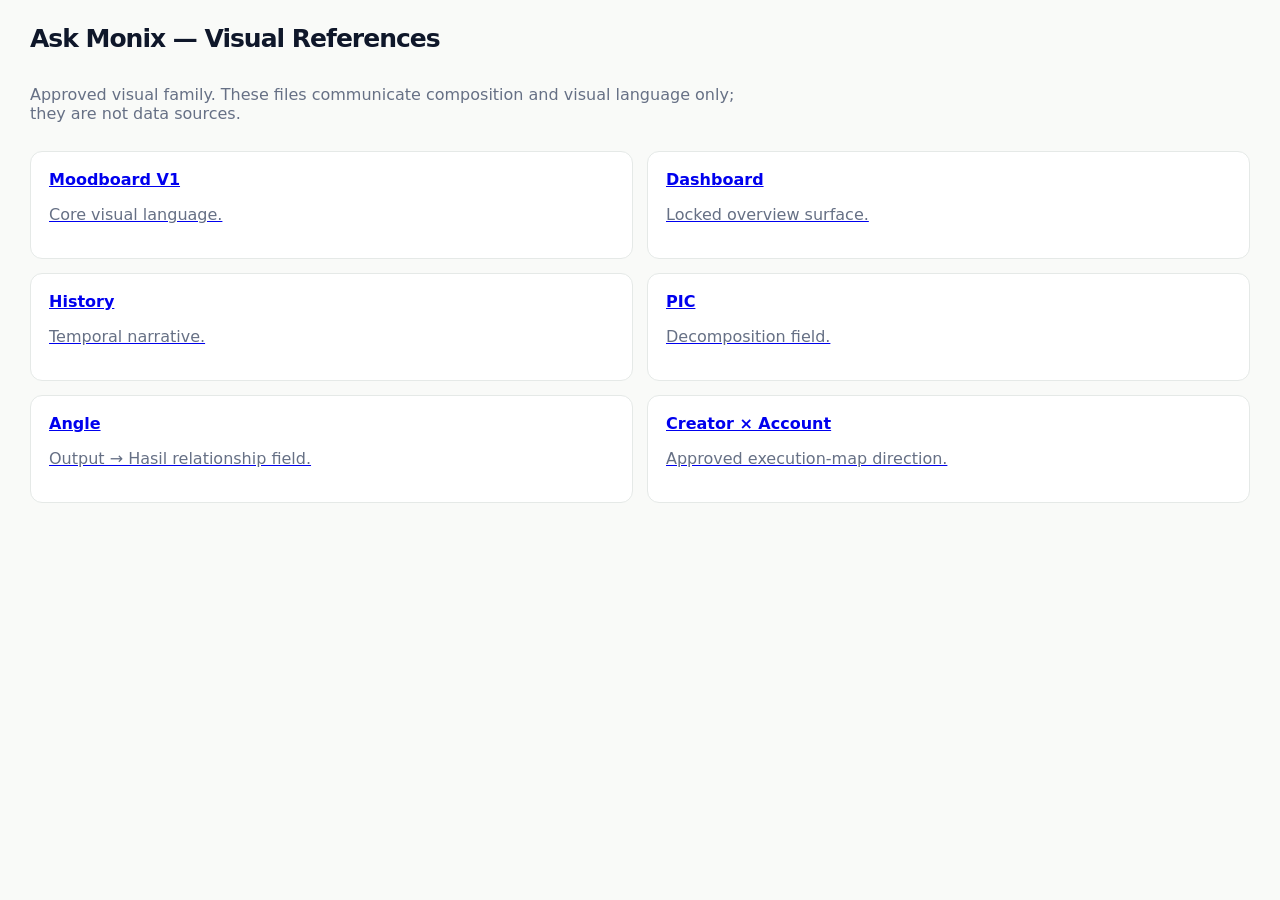
<file: references/index.html>
<!doctype html><html><head><meta charset="utf-8"><meta name="viewport" content="width=device-width,initial-scale=1"><title>Ask Monix Visual References</title><link rel="stylesheet" href="reference.css"></head><body><main class="main"><div class="logo">Ask Monix — Visual References</div><p style="color:var(--muted);max-width:720px">Approved visual family. These files communicate composition and visual language only; they are not data sources.</p><div style="display:grid;grid-template-columns:repeat(2,minmax(0,1fr));gap:14px;margin-top:28px">
<a class="panel" href="moodboard_v1.html"><strong>Moodboard V1</strong><p style="color:var(--muted)">Core visual language.</p></a>
<a class="panel" href="dashboard_direction.html"><strong>Dashboard</strong><p style="color:var(--muted)">Locked overview surface.</p></a>
<a class="panel" href="history_direction.html"><strong>History</strong><p style="color:var(--muted)">Temporal narrative.</p></a>
<a class="panel" href="pic_direction.html"><strong>PIC</strong><p style="color:var(--muted)">Decomposition field.</p></a>
<a class="panel" href="angle_direction.html"><strong>Angle</strong><p style="color:var(--muted)">Output → Hasil relationship field.</p></a>
<a class="panel" href="creator_account_approved.html"><strong>Creator × Account</strong><p style="color:var(--muted)">Approved execution-map direction.</p></a>
</div></main></body></html>
</file>
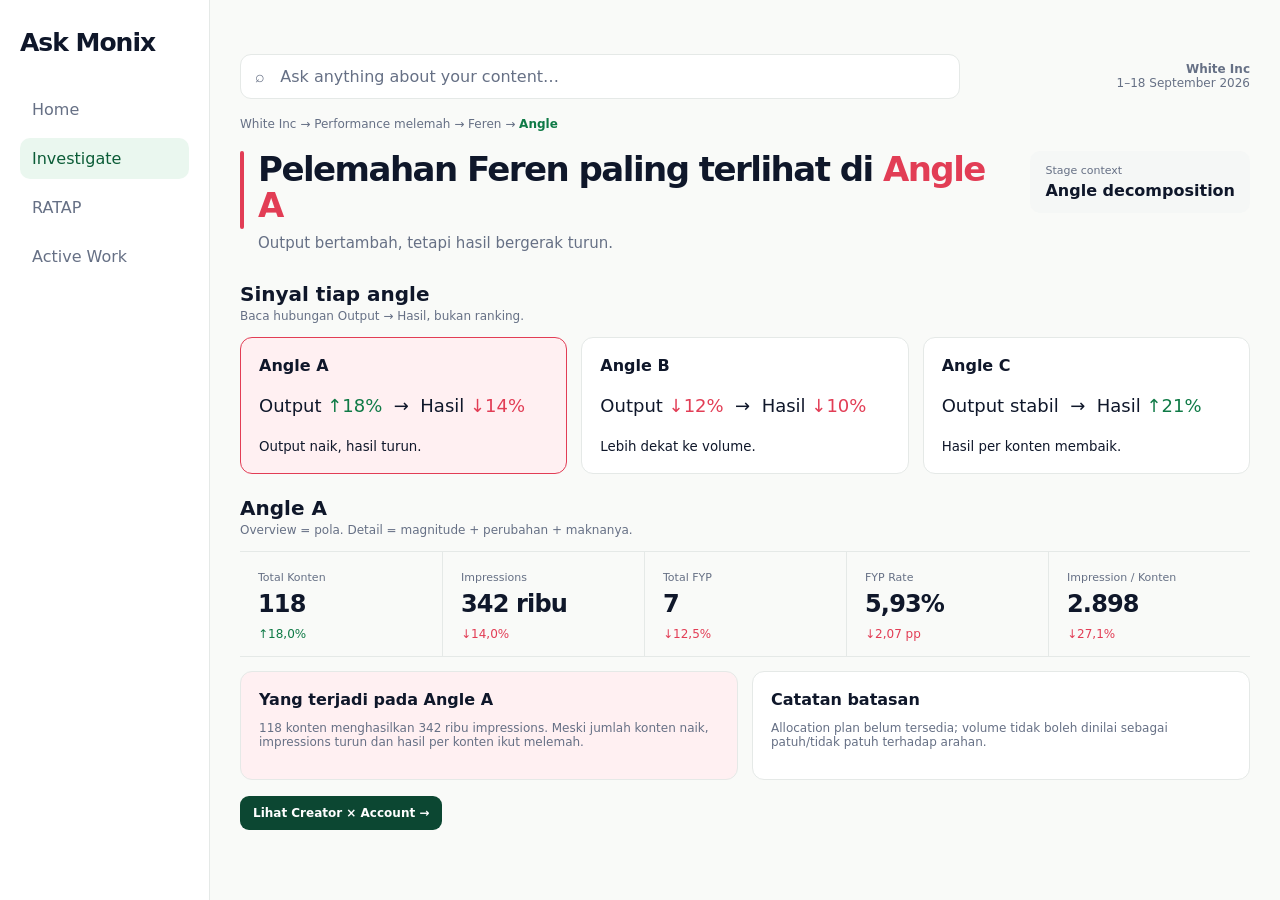
<file: references/angle_direction.html>
<!doctype html><html lang="id"><head><meta charset="utf-8"><meta name="viewport" content="width=device-width,initial-scale=1"><title>Ask Monix — Angle Direction</title><link rel="stylesheet" href="reference.css"></head><body>
<div class="shell"><aside class="side"><div class="logo">Ask Monix</div><div class="nav"><div>Home</div><div class="active">Investigate</div><div>RATAP</div><div>Active Work</div></div></aside><main class="main">
<div class="top"><div class="search">⌕ &nbsp; Ask anything about your content…</div><div class="scope"><strong>White Inc</strong><br>1–18 September 2026</div></div><div class="trail">White Inc → Performance melemah → Feren → <strong>Angle</strong></div>
<section class="hero"><div class="rail"></div><div><h1>Pelemahan Feren paling terlihat di <span class="red">Angle A</span></h1><p>Output bertambah, tetapi hasil bergerak turun.</p></div><div class="context">Stage context<strong>Angle decomposition</strong></div></section>
<div class="section-title">Sinyal tiap angle</div><div class="section-note">Baca hubungan Output → Hasil, bukan ranking.</div>
<div style="display:grid;grid-template-columns:repeat(3,1fr);gap:14px">
<div class="panel focus"><strong>Angle A</strong><div style="font-size:18px;margin:20px 0">Output <span class="pos">↑18%</span> &nbsp;→&nbsp; Hasil <span class="neg">↓14%</span></div><small>Output naik, hasil turun.</small></div>
<div class="panel"><strong>Angle B</strong><div style="font-size:18px;margin:20px 0">Output <span class="neg">↓12%</span> &nbsp;→&nbsp; Hasil <span class="neg">↓10%</span></div><small>Lebih dekat ke volume.</small></div>
<div class="panel"><strong>Angle C</strong><div style="font-size:18px;margin:20px 0">Output stabil &nbsp;→&nbsp; Hasil <span class="pos">↑21%</span></div><small>Hasil per konten membaik.</small></div>
</div>
<section style="margin-top:22px"><div class="section-title">Angle A</div><div class="section-note">Overview = pola. Detail = magnitude + perubahan + maknanya.</div>
<div class="metric-line" style="grid-template-columns:repeat(5,1fr)"><div class="metric"><span>Total Konten</span><strong>118</strong><span class="delta pos">↑18,0%</span></div><div class="metric"><span>Impressions</span><strong>342 ribu</strong><span class="delta neg">↓14,0%</span></div><div class="metric"><span>Total FYP</span><strong>7</strong><span class="delta neg">↓12,5%</span></div><div class="metric"><span>FYP Rate</span><strong>5,93%</strong><span class="delta neg">↓2,07 pp</span></div><div class="metric"><span>Impression / Konten</span><strong>2.898</strong><span class="delta neg">↓27,1%</span></div></div>
<div style="display:grid;grid-template-columns:1fr 1fr;gap:14px;margin-top:14px"><div class="panel" style="background:var(--red-soft)"><strong>Yang terjadi pada Angle A</strong><p style="color:var(--muted);font-size:12px">118 konten menghasilkan 342 ribu impressions. Meski jumlah konten naik, impressions turun dan hasil per konten ikut melemah.</p></div><div class="panel"><strong>Catatan batasan</strong><p style="color:var(--muted);font-size:12px">Allocation plan belum tersedia; volume tidak boleh dinilai sebagai patuh/tidak patuh terhadap arahan.</p></div></div>
<div style="margin-top:16px"><span class="action">Lihat Creator × Account →</span></div>
</section></main></div></body></html>
</file>
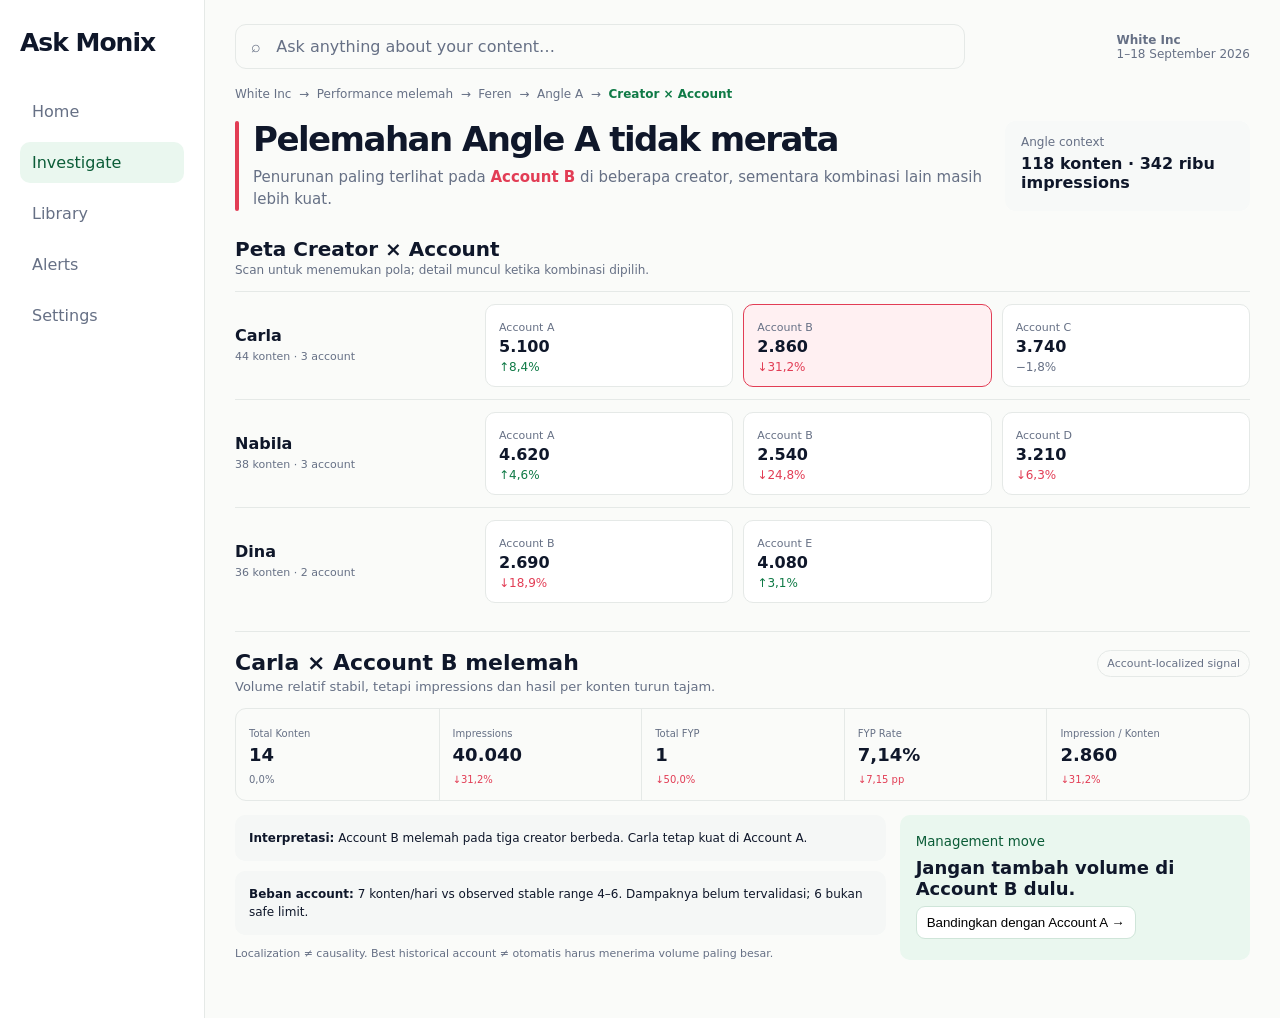
<file: references/creator_account_approved.html>
<!doctype html>
<html lang="id">
<head>
<meta charset="utf-8"><meta name="viewport" content="width=device-width,initial-scale=1">
<title>Ask Monix — Approved Creator × Account Direction</title>
<style>
:root{--bg:#fafbf9;--surface:#fff;--ink:#0f172a;--muted:#667085;--line:#e5e9e7;--green:#0f7a46;--green-soft:#eaf7ef;--red:#e23d55;--red-soft:#fff0f2;--neutral:#8a94a3}
*{box-sizing:border-box}body{margin:0;font-family:Inter,ui-sans-serif,system-ui,sans-serif;background:var(--bg);color:var(--ink)}
.shell{display:grid;grid-template-columns:205px 1fr;min-height:100vh}.side{padding:28px 20px;border-right:1px solid var(--line);background:#fff}.logo{font-size:25px;font-weight:800;letter-spacing:-.04em;margin-bottom:34px}.nav{display:grid;gap:10px}.nav div{padding:11px 12px;border-radius:10px;color:var(--muted)}.nav .active{background:var(--green-soft);color:#0b5c37}.main{padding:24px 30px 40px}.top{display:flex;justify-content:space-between;gap:18px;align-items:center;margin-bottom:18px}.search{flex:1;border:1px solid var(--line);border-radius:11px;padding:12px 15px;color:var(--muted);max-width:730px}.scope{font-size:12px;color:var(--muted)}.trail{font-size:12px;color:var(--muted);margin-bottom:20px}.trail strong{color:var(--green)}.hero{display:grid;grid-template-columns:4px minmax(0,1fr) 245px;gap:14px;margin-bottom:26px}.rail{background:var(--red);border-radius:99px}.hero h1{font-size:34px;line-height:1.08;letter-spacing:-.045em;margin:0 0 8px}.hero p{margin:0;color:var(--muted);font-size:15px;line-height:1.5}.red{color:var(--red)}.context{padding:14px 16px;border-radius:11px;background:#f7f9f8;font-size:12px;color:var(--muted)}.context strong{display:block;color:var(--ink);font-size:16px;margin-top:5px}.map-title{font-size:20px;font-weight:800;margin-bottom:2px}.map-note{font-size:12px;color:var(--muted);margin-bottom:14px}.rows{display:grid}.row{display:grid;grid-template-columns:240px repeat(3,1fr);gap:10px;padding:12px 0;border-top:1px solid var(--line);align-items:center}.who strong{display:block;font-size:16px}.who span{font-size:11px;color:var(--muted)}.cell{padding:11px 13px;border:1px solid var(--line);border-radius:10px;background:#fff}.cell.selected{border-color:var(--red);background:var(--red-soft)}.cell span{font-size:11px;color:var(--muted)}.cell strong{display:block;font-size:16px;margin-top:2px}.delta{font-size:12px!important}.pos{color:var(--green)!important}.neg{color:var(--red)!important}.detail{margin-top:16px;padding:18px 0;border-top:1px solid var(--line)}.detail-head{display:flex;justify-content:space-between;gap:16px;align-items:start}.detail-head h2{margin:0 0 4px;font-size:22px}.detail-head p{margin:0;color:var(--muted);font-size:13px}.signal{border:1px solid var(--line);border-radius:999px;padding:6px 9px;color:var(--muted);font-size:11px}.metrics{display:grid;grid-template-columns:repeat(5,1fr);gap:0;margin-top:14px;border:1px solid var(--line);border-radius:11px;overflow:hidden}.metric{padding:13px}.metric+.metric{border-left:1px solid var(--line)}.metric span{font-size:10px;color:var(--muted)}.metric strong{display:block;font-size:18px;margin:3px 0}.below{display:grid;grid-template-columns:1.3fr .7fr;gap:14px;margin-top:14px}.info{padding:14px;border-radius:10px;background:#f5f7f6;font-size:12px;line-height:1.5}.move{padding:16px;border-radius:10px;background:var(--green-soft)}.move small{color:#0b5c37}.move strong{display:block;font-size:18px;margin:7px 0}.move button{border:1px solid #cfe5d9;border-radius:9px;background:#fff;padding:8px 10px}.boundary{font-size:11px;color:var(--muted);margin-top:12px}
@media(max-width:900px){.shell{grid-template-columns:1fr}.side{display:none}.main{padding:16px}.hero{grid-template-columns:4px 1fr}.context{grid-column:2}.row{grid-template-columns:1fr}.metrics{grid-template-columns:repeat(2,1fr)}.metric+.metric{border-left:0}.below{grid-template-columns:1fr}}
</style>
</head>
<body>
<div class="shell">
<aside class="side"><div class="logo">Ask Monix</div><div class="nav"><div>Home</div><div class="active">Investigate</div><div>Library</div><div>Alerts</div><div>Settings</div></div></aside>
<main class="main">
<div class="top"><div class="search">⌕ &nbsp; Ask anything about your content…</div><div class="scope"><strong>White Inc</strong><br>1–18 September 2026</div></div>
<div class="trail">White Inc &nbsp;→&nbsp; Performance melemah &nbsp;→&nbsp; Feren &nbsp;→&nbsp; Angle A &nbsp;→&nbsp; <strong>Creator × Account</strong></div>
<section class="hero"><div class="rail"></div><div><h1>Pelemahan Angle A tidak merata</h1><p>Penurunan paling terlihat pada <strong class="red">Account B</strong> di beberapa creator, sementara kombinasi lain masih lebih kuat.</p></div><div class="context">Angle context<strong>118 konten · 342 ribu impressions</strong></div></section>
<div class="map-title">Peta Creator × Account</div><div class="map-note">Scan untuk menemukan pola; detail muncul ketika kombinasi dipilih.</div>
<div class="rows">
<div class="row"><div class="who"><strong>Carla</strong><span>44 konten · 3 account</span></div><div class="cell"><span>Account A</span><strong>5.100</strong><span class="delta pos">↑8,4%</span></div><div class="cell selected"><span>Account B</span><strong>2.860</strong><span class="delta neg">↓31,2%</span></div><div class="cell"><span>Account C</span><strong>3.740</strong><span class="delta">−1,8%</span></div></div>
<div class="row"><div class="who"><strong>Nabila</strong><span>38 konten · 3 account</span></div><div class="cell"><span>Account A</span><strong>4.620</strong><span class="delta pos">↑4,6%</span></div><div class="cell"><span>Account B</span><strong>2.540</strong><span class="delta neg">↓24,8%</span></div><div class="cell"><span>Account D</span><strong>3.210</strong><span class="delta neg">↓6,3%</span></div></div>
<div class="row"><div class="who"><strong>Dina</strong><span>36 konten · 2 account</span></div><div class="cell"><span>Account B</span><strong>2.690</strong><span class="delta neg">↓18,9%</span></div><div class="cell"><span>Account E</span><strong>4.080</strong><span class="delta pos">↑3,1%</span></div><div></div></div>
</div>
<section class="detail"><div class="detail-head"><div><h2>Carla × Account B melemah</h2><p>Volume relatif stabil, tetapi impressions dan hasil per konten turun tajam.</p></div><div class="signal">Account-localized signal</div></div>
<div class="metrics"><div class="metric"><span>Total Konten</span><strong>14</strong><span>0,0%</span></div><div class="metric"><span>Impressions</span><strong>40.040</strong><span class="neg">↓31,2%</span></div><div class="metric"><span>Total FYP</span><strong>1</strong><span class="neg">↓50,0%</span></div><div class="metric"><span>FYP Rate</span><strong>7,14%</strong><span class="neg">↓7,15 pp</span></div><div class="metric"><span>Impression / Konten</span><strong>2.860</strong><span class="neg">↓31,2%</span></div></div>
<div class="below"><div><div class="info"><strong>Interpretasi:</strong> Account B melemah pada tiga creator berbeda. Carla tetap kuat di Account A.</div><div class="info" style="margin-top:10px"><strong>Beban account:</strong> 7 konten/hari vs observed stable range 4–6. Dampaknya belum tervalidasi; 6 bukan safe limit.</div><div class="boundary">Localization ≠ causality. Best historical account ≠ otomatis harus menerima volume paling besar.</div></div><div class="move"><small>Management move</small><strong>Jangan tambah volume di Account B dulu.</strong><button>Bandingkan dengan Account A →</button></div></div>
</section>
</main></div>
</body></html>
</file>
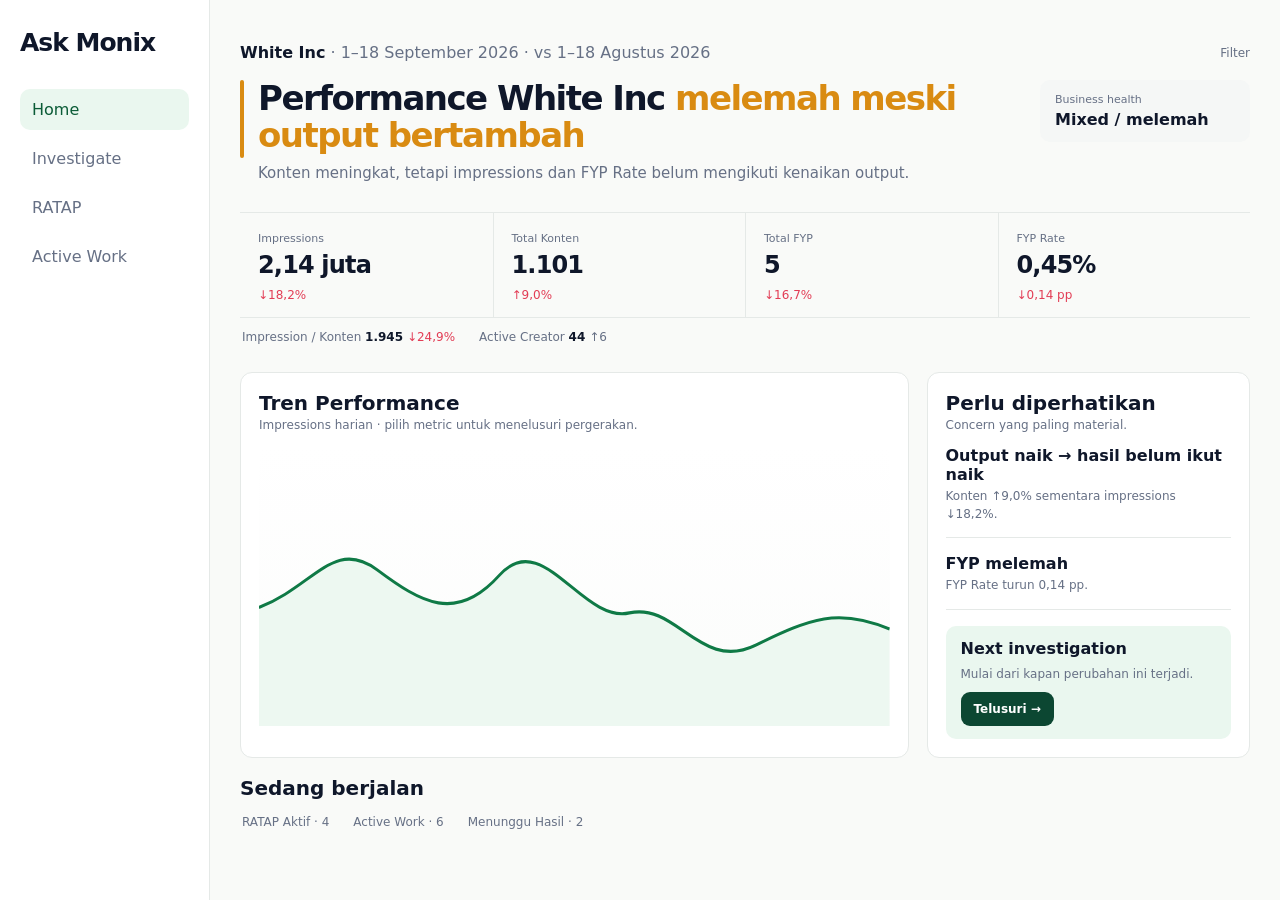
<file: references/dashboard_direction.html>
<!doctype html><html lang="id"><head><meta charset="utf-8"><meta name="viewport" content="width=device-width,initial-scale=1"><title>Ask Monix — Dashboard Direction</title><link rel="stylesheet" href="reference.css"></head><body>
<div class="shell"><aside class="side"><div class="logo">Ask Monix</div><div class="nav"><div class="active">Home</div><div>Investigate</div><div>RATAP</div><div>Active Work</div></div></aside><main class="main">
<div class="top"><div><strong>White Inc</strong> <span style="color:var(--muted)">· 1–18 September 2026 · vs 1–18 Agustus 2026</span></div><div class="scope">Filter</div></div>
<section class="hero"><div class="rail amber"></div><div><h1>Performance White Inc <span class="amber">melemah meski output bertambah</span></h1><p>Konten meningkat, tetapi impressions dan FYP Rate belum mengikuti kenaikan output.</p></div><div class="context">Business health<strong>Mixed / melemah</strong></div></section>
<div class="metric-line"><div class="metric"><span>Impressions</span><strong>2,14 juta</strong><span class="delta neg">↓18,2%</span></div><div class="metric"><span>Total Konten</span><strong>1.101</strong><span class="delta neg">↑9,0%</span></div><div class="metric"><span>Total FYP</span><strong>5</strong><span class="delta neg">↓16,7%</span></div><div class="metric"><span>FYP Rate</span><strong>0,45%</strong><span class="delta neg">↓0,14 pp</span></div></div>
<div class="support"><span>Impression / Konten <strong style="color:var(--ink)">1.945</strong> <span class="neg">↓24,9%</span></span><span>Active Creator <strong style="color:var(--ink)">44</strong> <span>↑6</span></span></div>
<div style="display:grid;grid-template-columns:1.55fr .75fr;gap:18px;margin-top:16px"><section class="panel"><div class="section-title">Tren Performance</div><div class="section-note">Impressions harian · pilih metric untuk menelusuri pergerakan.</div><div class="chart"><svg viewBox="0 0 800 260" preserveAspectRatio="none"><path class="chart-fill" d="M0,150 C70,130 95,85 150,115 S250,165 305,120 S410,165 470,155 S560,210 630,185 S735,150 800,170 L800,260 L0,260 Z"></path><path class="chart-line" d="M0,150 C70,130 95,85 150,115 S250,165 305,120 S410,165 470,155 S560,210 630,185 S735,150 800,170"></path></svg></div></section>
<section class="panel"><div class="section-title">Perlu diperhatikan</div><div class="section-note">Concern yang paling material.</div><div class="attention"><div class="attention-item"><strong>Output naik → hasil belum ikut naik</strong><p>Konten ↑9,0% sementara impressions ↓18,2%.</p></div><div class="attention-item"><strong>FYP melemah</strong><p>FYP Rate turun 0,14 pp.</p></div><div class="soft-action"><strong style="display:block;margin-bottom:5px">Next investigation</strong><span style="font-size:12px;color:var(--muted)">Mulai dari kapan perubahan ini terjadi.</span><div style="margin-top:10px"><span class="action">Telusuri →</span></div></div></div></section></div>
<div style="margin-top:18px"><div class="section-title">Sedang berjalan</div><div class="support"><span>RATAP Aktif · 4</span><span>Active Work · 6</span><span>Menunggu Hasil · 2</span></div></div>
</main></div></body></html>
</file>
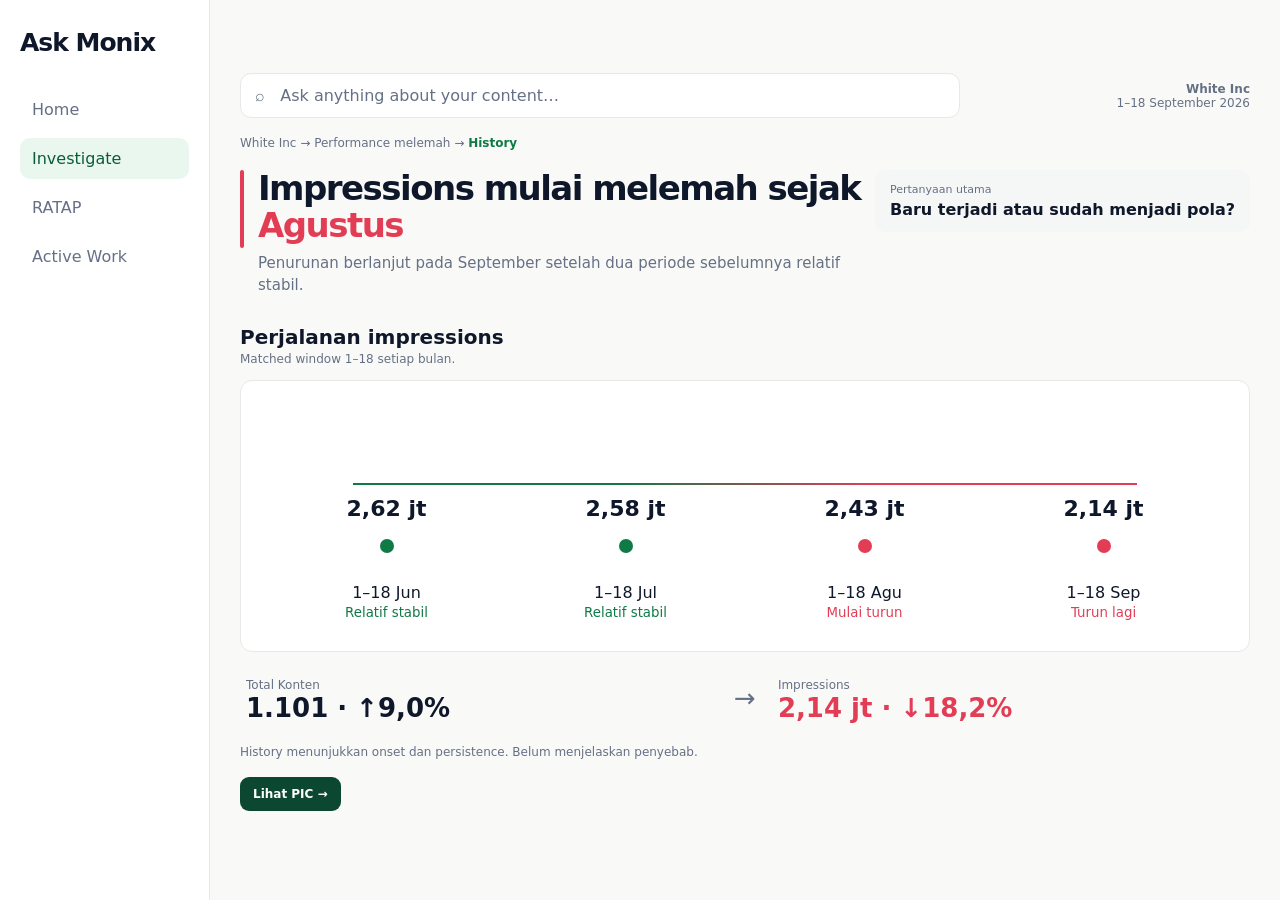
<file: references/history_direction.html>
<!doctype html><html lang="id"><head><meta charset="utf-8"><meta name="viewport" content="width=device-width,initial-scale=1"><title>Ask Monix — History Direction</title><link rel="stylesheet" href="reference.css"></head><body>
<div class="shell"><aside class="side"><div class="logo">Ask Monix</div><div class="nav"><div>Home</div><div class="active">Investigate</div><div>RATAP</div><div>Active Work</div></div></aside><main class="main">
<div class="top"><div class="search">⌕ &nbsp; Ask anything about your content…</div><div class="scope"><strong>White Inc</strong><br>1–18 September 2026</div></div><div class="trail">White Inc → Performance melemah → <strong>History</strong></div>
<section class="hero"><div class="rail"></div><div><h1>Impressions mulai melemah sejak <span class="red">Agustus</span></h1><p>Penurunan berlanjut pada September setelah dua periode sebelumnya relatif stabil.</p></div><div class="context">Pertanyaan utama<strong>Baru terjadi atau sudah menjadi pola?</strong></div></section>
<section><div class="section-title">Perjalanan impressions</div><div class="section-note">Matched window 1–18 setiap bulan.</div>
<div class="panel" style="padding:30px 26px"><div style="display:grid;grid-template-columns:repeat(4,1fr);align-items:end;gap:0;min-height:210px;position:relative">
<div style="position:absolute;left:9%;right:9%;top:72px;height:2px;background:linear-gradient(90deg,var(--green),var(--green),var(--red),var(--red))"></div>
<div style="text-align:center;position:relative"><strong style="font-size:22px">2,62 jt</strong><div style="width:14px;height:14px;background:var(--green);border-radius:50%;margin:18px auto 30px"></div><div>1–18 Jun</div><small class="green">Relatif stabil</small></div>
<div style="text-align:center;position:relative"><strong style="font-size:22px">2,58 jt</strong><div style="width:14px;height:14px;background:var(--green);border-radius:50%;margin:18px auto 30px"></div><div>1–18 Jul</div><small class="green">Relatif stabil</small></div>
<div style="text-align:center;position:relative"><strong style="font-size:22px">2,43 jt</strong><div style="width:14px;height:14px;background:var(--red);border-radius:50%;margin:18px auto 30px"></div><div>1–18 Agu</div><small class="red">Mulai turun</small></div>
<div style="text-align:center;position:relative"><strong style="font-size:22px">2,14 jt</strong><div style="width:14px;height:14px;background:var(--red);border-radius:50%;margin:18px auto 30px"></div><div>1–18 Sep</div><small class="red">Turun lagi</small></div>
</div></div></section>
<div style="display:grid;grid-template-columns:1fr auto 1fr;align-items:center;gap:22px;margin:22px 6px"><div><span style="color:var(--muted);font-size:12px">Total Konten</span><strong style="display:block;font-size:26px">1.101 · ↑9,0%</strong></div><div style="font-size:26px;color:var(--muted)">→</div><div><span style="color:var(--muted);font-size:12px">Impressions</span><strong class="red" style="display:block;font-size:26px">2,14 jt · ↓18,2%</strong></div></div>
<div style="font-size:12px;color:var(--muted)">History menunjukkan onset dan persistence. Belum menjelaskan penyebab.</div>
<div style="margin-top:18px"><span class="action">Lihat PIC →</span></div>
</main></div></body></html>
</file>
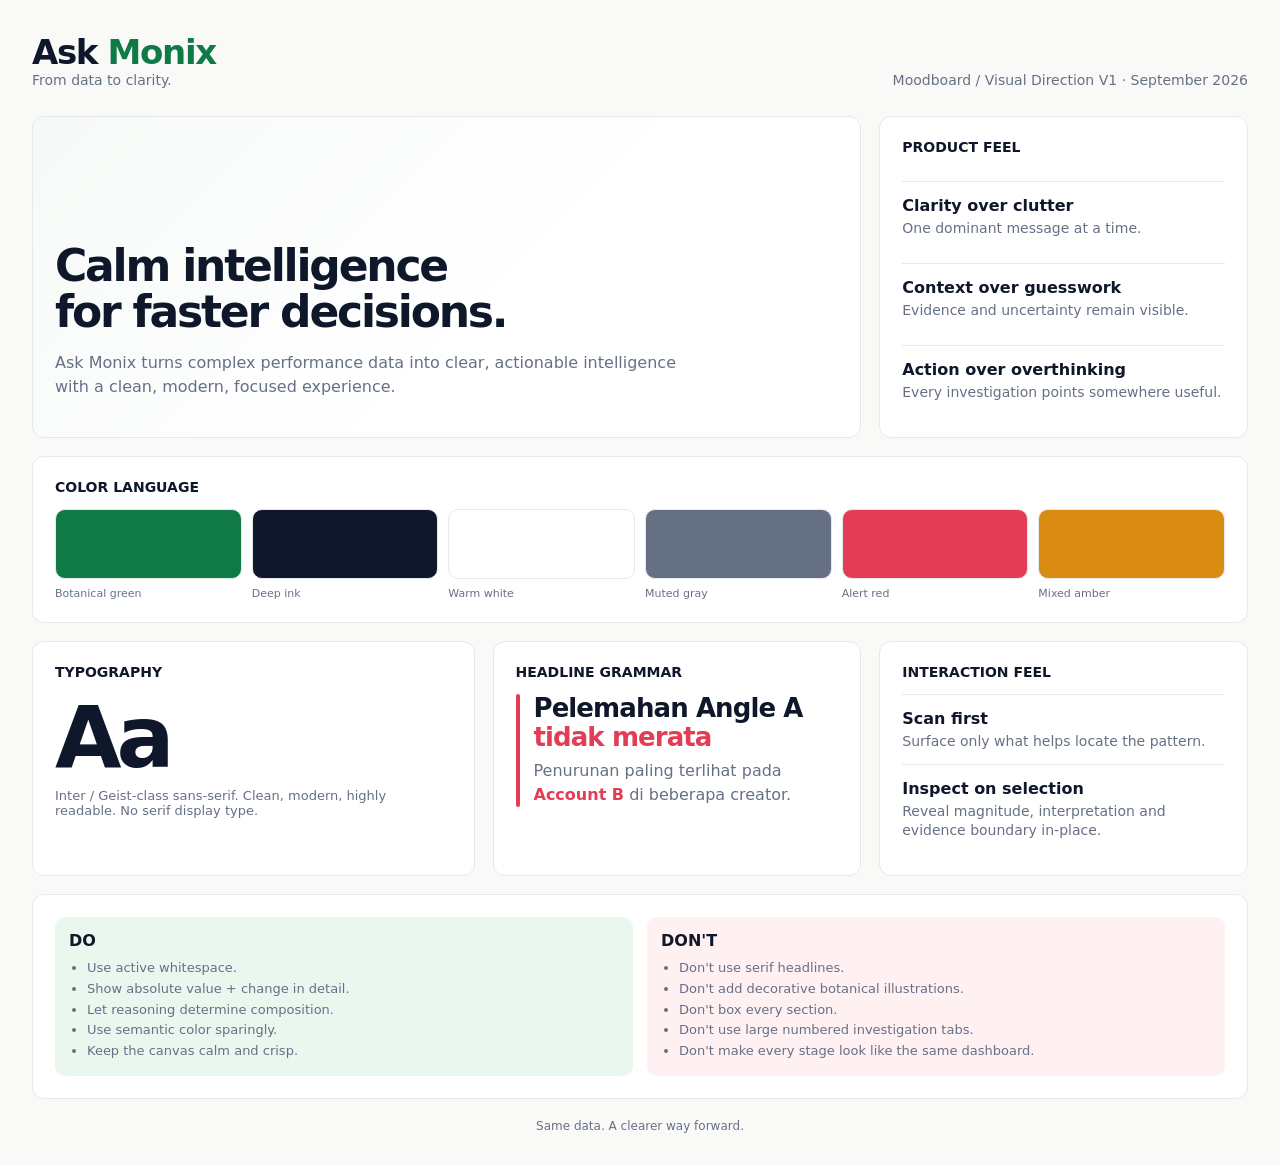
<file: references/moodboard_v1.html>
<!doctype html>
<html lang="id">
<head>
<meta charset="utf-8">
<meta name="viewport" content="width=device-width,initial-scale=1">
<title>Ask Monix — Moodboard V1</title>
<style>
:root{--bg:#f9faf8;--surface:#fff;--ink:#0f172a;--muted:#667085;--line:#e5e9e7;--green:#0f7a46;--green-soft:#eaf7ef;--red:#e23d55;--red-soft:#fff0f2;--amber:#d98b12;--amber-soft:#fff7e8}
*{box-sizing:border-box}body{margin:0;background:var(--bg);font-family:Inter,ui-sans-serif,system-ui,-apple-system,BlinkMacSystemFont,"Segoe UI",sans-serif;color:var(--ink)}
.board{max-width:1440px;margin:auto;padding:32px}.top{display:flex;justify-content:space-between;align-items:end;gap:24px;margin-bottom:28px}.brand{font-size:34px;font-weight:800;letter-spacing:-.04em}.brand span{color:var(--green)}.tag{color:var(--muted);font-size:14px}.grid{display:grid;grid-template-columns:1.2fr 1fr 1fr;gap:18px}.panel{background:var(--surface);border:1px solid var(--line);border-radius:12px;padding:22px}.panel h2{font-size:14px;margin:0 0 14px}.hero{grid-column:1/3;min-height:260px;display:flex;align-items:end;background:linear-gradient(135deg,#f6faf7 0%,#ffffff 60%)}.hero h1{font-size:44px;line-height:1.05;letter-spacing:-.05em;margin:0 0 10px}.hero p{font-size:16px;color:var(--muted);max-width:650px;line-height:1.5}.principles{display:grid;gap:12px}.principle{padding:14px 0;border-top:1px solid var(--line)}.principle:first-child{border-top:0}.principle strong{display:block;margin-bottom:3px}.swatches{display:grid;grid-template-columns:repeat(6,1fr);gap:10px}.swatch{height:70px;border-radius:10px;border:1px solid var(--line)}.s1{background:var(--green)}.s2{background:var(--ink)}.s3{background:var(--surface)}.s4{background:var(--muted)}.s5{background:var(--red)}.s6{background:var(--amber)}.labels{display:grid;grid-template-columns:repeat(6,1fr);gap:10px;margin-top:8px;font-size:11px;color:var(--muted)}.type{font-size:86px;font-weight:800;letter-spacing:-.06em;line-height:1}.type-note{font-size:13px;color:var(--muted);margin-top:8px}.headline{display:grid;grid-template-columns:4px 1fr;gap:14px}.rail{background:var(--red);border-radius:99px}.headline h3{font-size:26px;line-height:1.1;margin:0 0 8px;letter-spacing:-.035em}.headline p{margin:0;color:var(--muted);line-height:1.5}.red{color:var(--red)}.green{color:var(--green)}.rules{display:grid;grid-template-columns:1fr 1fr;gap:14px}.rule{padding:14px;border-radius:10px}.do{background:var(--green-soft)}.dont{background:var(--red-soft)}.rule strong{display:block;margin-bottom:8px}.rule ul{margin:0;padding-left:18px;color:var(--muted);line-height:1.6;font-size:13px}.footer{margin-top:20px;color:var(--muted);font-size:12px;text-align:center}
@media(max-width:900px){.grid{grid-template-columns:1fr}.hero{grid-column:auto}.swatches,.labels{grid-template-columns:repeat(3,1fr)}.rules{grid-template-columns:1fr}}
</style>
</head>
<body>
<div class="board">
  <div class="top">
    <div><div class="brand">Ask <span>Monix</span></div><div class="tag">From data to clarity.</div></div>
    <div class="tag">Moodboard / Visual Direction V1 · September 2026</div>
  </div>
  <div class="grid">
    <section class="panel hero">
      <div><h1>Calm intelligence<br>for faster decisions.</h1><p>Ask Monix turns complex performance data into clear, actionable intelligence with a clean, modern, focused experience.</p></div>
    </section>
    <section class="panel principles"><h2>PRODUCT FEEL</h2><div class="principle"><strong>Clarity over clutter</strong><span class="tag">One dominant message at a time.</span></div><div class="principle"><strong>Context over guesswork</strong><span class="tag">Evidence and uncertainty remain visible.</span></div><div class="principle"><strong>Action over overthinking</strong><span class="tag">Every investigation points somewhere useful.</span></div></section>
    <section class="panel" style="grid-column:1/4"><h2>COLOR LANGUAGE</h2><div class="swatches"><div class="swatch s1"></div><div class="swatch s2"></div><div class="swatch s3"></div><div class="swatch s4"></div><div class="swatch s5"></div><div class="swatch s6"></div></div><div class="labels"><span>Botanical green</span><span>Deep ink</span><span>Warm white</span><span>Muted gray</span><span>Alert red</span><span>Mixed amber</span></div></section>
    <section class="panel"><h2>TYPOGRAPHY</h2><div class="type">Aa</div><div class="type-note">Inter / Geist-class sans-serif. Clean, modern, highly readable. No serif display type.</div></section>
    <section class="panel"><h2>HEADLINE GRAMMAR</h2><div class="headline"><div class="rail"></div><div><h3>Pelemahan Angle A <span class="red">tidak merata</span></h3><p>Penurunan paling terlihat pada <strong class="red">Account B</strong> di beberapa creator.</p></div></div></section>
    <section class="panel"><h2>INTERACTION FEEL</h2><div class="principle"><strong>Scan first</strong><span class="tag">Surface only what helps locate the pattern.</span></div><div class="principle"><strong>Inspect on selection</strong><span class="tag">Reveal magnitude, interpretation and evidence boundary in-place.</span></div></section>
    <section class="panel" style="grid-column:1/4"><div class="rules"><div class="rule do"><strong>DO</strong><ul><li>Use active whitespace.</li><li>Show absolute value + change in detail.</li><li>Let reasoning determine composition.</li><li>Use semantic color sparingly.</li><li>Keep the canvas calm and crisp.</li></ul></div><div class="rule dont"><strong>DON'T</strong><ul><li>Don't use serif headlines.</li><li>Don't add decorative botanical illustrations.</li><li>Don't box every section.</li><li>Don't use large numbered investigation tabs.</li><li>Don't make every stage look like the same dashboard.</li></ul></div></div></section>
  </div>
  <div class="footer">Same data. A clearer way forward.</div>
</div>
</body></html>
</file>
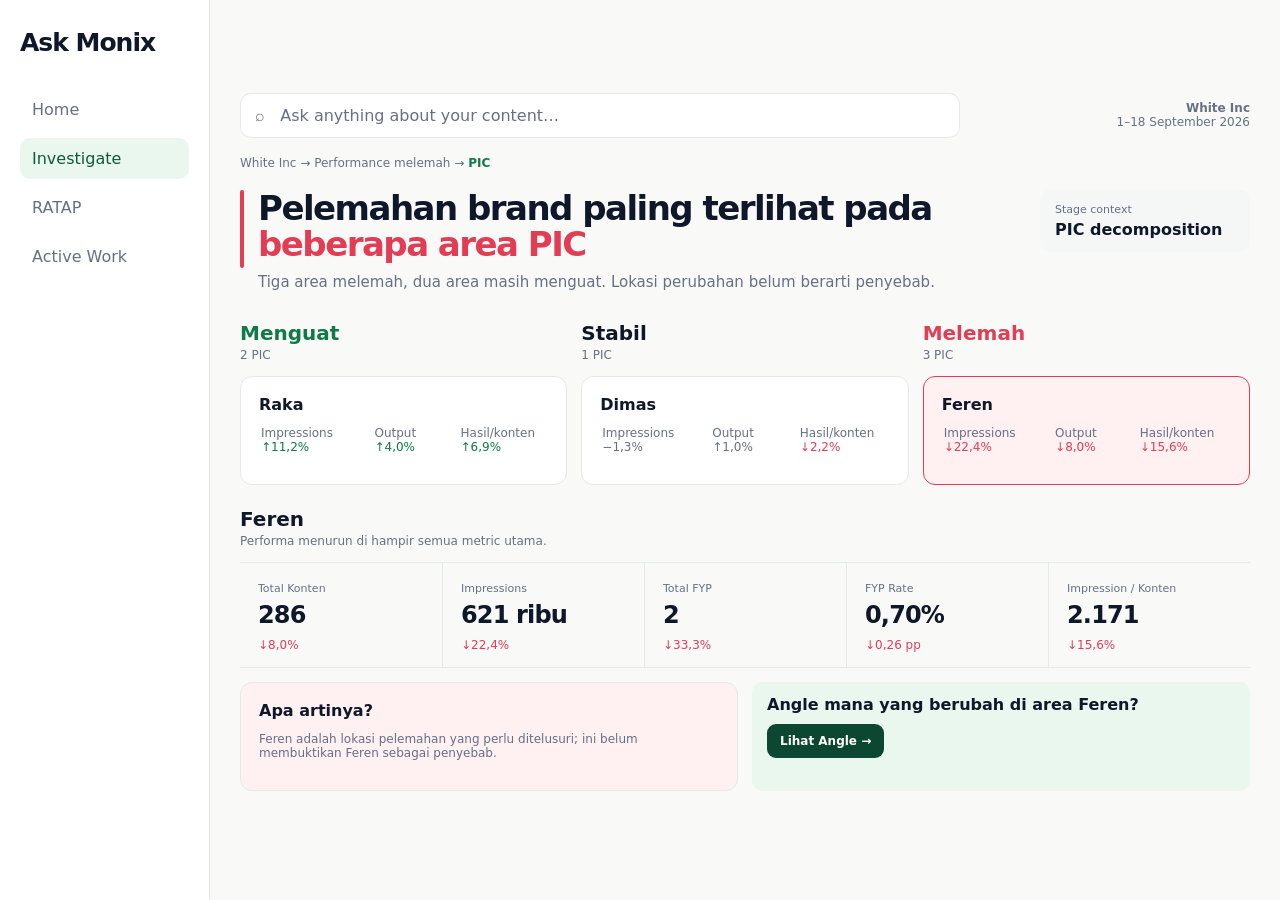
<file: references/pic_direction.html>
<!doctype html><html lang="id"><head><meta charset="utf-8"><meta name="viewport" content="width=device-width,initial-scale=1"><title>Ask Monix — PIC Direction</title><link rel="stylesheet" href="reference.css"></head><body>
<div class="shell"><aside class="side"><div class="logo">Ask Monix</div><div class="nav"><div>Home</div><div class="active">Investigate</div><div>RATAP</div><div>Active Work</div></div></aside><main class="main">
<div class="top"><div class="search">⌕ &nbsp; Ask anything about your content…</div><div class="scope"><strong>White Inc</strong><br>1–18 September 2026</div></div><div class="trail">White Inc → Performance melemah → <strong>PIC</strong></div>
<section class="hero"><div class="rail"></div><div><h1>Pelemahan brand paling terlihat pada <span class="red">beberapa area PIC</span></h1><p>Tiga area melemah, dua area masih menguat. Lokasi perubahan belum berarti penyebab.</p></div><div class="context">Stage context<strong>PIC decomposition</strong></div></section>
<div style="display:grid;grid-template-columns:repeat(3,1fr);gap:14px">
<section><div class="section-title green">Menguat</div><div class="section-note">2 PIC</div><div class="panel"><strong>Raka</strong><div class="support"><span>Impressions <span class="pos">↑11,2%</span></span><span>Output <span class="pos">↑4,0%</span></span><span>Hasil/konten <span class="pos">↑6,9%</span></span></div></div></section>
<section><div class="section-title">Stabil</div><div class="section-note">1 PIC</div><div class="panel"><strong>Dimas</strong><div class="support"><span>Impressions −1,3%</span><span>Output ↑1,0%</span><span>Hasil/konten <span class="neg">↓2,2%</span></span></div></div></section>
<section><div class="section-title red">Melemah</div><div class="section-note">3 PIC</div><div class="panel focus"><strong>Feren</strong><div class="support"><span>Impressions <span class="neg">↓22,4%</span></span><span>Output <span class="neg">↓8,0%</span></span><span>Hasil/konten <span class="neg">↓15,6%</span></span></div></div></section>
</div>
<section style="margin-top:22px"><div class="section-title">Feren</div><div class="section-note">Performa menurun di hampir semua metric utama.</div>
<div class="metric-line" style="grid-template-columns:repeat(5,1fr)"><div class="metric"><span>Total Konten</span><strong>286</strong><span class="delta neg">↓8,0%</span></div><div class="metric"><span>Impressions</span><strong>621 ribu</strong><span class="delta neg">↓22,4%</span></div><div class="metric"><span>Total FYP</span><strong>2</strong><span class="delta neg">↓33,3%</span></div><div class="metric"><span>FYP Rate</span><strong>0,70%</strong><span class="delta neg">↓0,26 pp</span></div><div class="metric"><span>Impression / Konten</span><strong>2.171</strong><span class="delta neg">↓15,6%</span></div></div>
<div style="display:grid;grid-template-columns:1fr 1fr;gap:14px;margin-top:14px"><div class="panel" style="background:var(--red-soft)"><strong>Apa artinya?</strong><p style="color:var(--muted);font-size:12px">Feren adalah lokasi pelemahan yang perlu ditelusuri; ini belum membuktikan Feren sebagai penyebab.</p></div><div class="soft-action"><strong>Angle mana yang berubah di area Feren?</strong><div style="margin-top:10px"><span class="action">Lihat Angle →</span></div></div></div>
</section></main></div></body></html>
</file>
<file: references/reference.css>
:root{
  --bg:#F9FAF8;--surface:#FFF;--subtle:#F5F7F6;--ink:#0F172A;
  --muted:#667085;--line:#E5E9E7;--green:#0F7A46;--green-soft:#EAF7EF;
  --red:#E23D55;--red-soft:#FFF0F2;--amber:#D98B12;--amber-soft:#FFF7E8;
}
*{box-sizing:border-box}
body{margin:0;background:var(--bg);color:var(--ink);font-family:Inter,Geist,ui-sans-serif,system-ui,-apple-system,BlinkMacSystemFont,"Segoe UI",sans-serif}
.shell{display:grid;grid-template-columns:210px 1fr;min-height:100vh}
.side{background:#fff;border-right:1px solid var(--line);padding:28px 20px}
.logo{font-size:25px;font-weight:800;letter-spacing:-.04em;margin-bottom:32px}
.nav{display:grid;gap:8px}.nav div{padding:11px 12px;border-radius:10px;color:var(--muted)}
.nav .active{background:var(--green-soft);color:#0b5c37}
.main{padding:24px 30px 40px;max-width:1460px;width:100%;margin:auto}
.top{display:flex;justify-content:space-between;gap:16px;align-items:center;margin-bottom:18px}
.search{border:1px solid var(--line);border-radius:11px;padding:12px 14px;color:var(--muted);max-width:720px;flex:1;background:#fff}
.scope{font-size:12px;color:var(--muted);text-align:right}
.trail{font-size:12px;color:var(--muted);margin-bottom:20px}.trail strong{color:var(--green)}
.hero{display:grid;grid-template-columns:4px minmax(0,1fr) auto;gap:14px;align-items:start;margin-bottom:28px}
.rail{border-radius:99px;min-height:78px;background:var(--red)}
.rail.green{background:var(--green)}.rail.amber{background:var(--amber)}
.hero h1{font-size:34px;line-height:1.08;letter-spacing:-.045em;margin:0 0 8px}
.hero p{margin:0;color:var(--muted);font-size:15px;line-height:1.5}
.red{color:var(--red)}.green{color:var(--green)}.amber{color:var(--amber)}
.context{background:var(--subtle);padding:13px 15px;border-radius:10px;color:var(--muted);font-size:11px;min-width:210px}
.context strong{display:block;color:var(--ink);font-size:16px;margin-top:4px}
.section-title{font-size:20px;font-weight:800;margin:0 0 3px}.section-note{font-size:12px;color:var(--muted);margin-bottom:14px}
.panel{background:#fff;border:1px solid var(--line);border-radius:12px;padding:18px}
.metric-line{display:grid;grid-template-columns:repeat(4,1fr);gap:0;border-top:1px solid var(--line);border-bottom:1px solid var(--line)}
.metric{padding:14px 18px}.metric+.metric{border-left:1px solid var(--line)}
.metric span{font-size:11px;color:var(--muted)}.metric strong{display:block;font-size:24px;letter-spacing:-.035em;margin:5px 0}
.delta{font-size:12px!important}.neg{color:var(--red)!important}.pos{color:var(--green)!important}
.support{display:flex;gap:24px;font-size:12px;color:var(--muted);padding:12px 2px}
.chart{height:280px;position:relative;overflow:hidden;background:linear-gradient(to bottom,#fff,#fbfcfb)}
.chart svg{width:100%;height:100%}.chart-grid{stroke:#edf0ee;stroke-width:1}.chart-line{stroke:var(--green);stroke-width:3;fill:none}.chart-fill{fill:#edf8f1}
.attention{display:grid;gap:16px}.attention-item{padding-bottom:14px;border-bottom:1px solid var(--line)}.attention-item:last-child{border-bottom:0}.attention-item strong{display:block;margin-bottom:4px}.attention-item p{margin:0;color:var(--muted);font-size:12px;line-height:1.45}
.action{display:inline-flex;align-items:center;gap:8px;background:#0c4732;color:#fff;border-radius:9px;padding:10px 13px;font-size:12px;font-weight:700}
.soft-action{background:var(--green-soft);padding:13px 15px;border-radius:10px}
.row{border-top:1px solid var(--line);padding:12px 0}
.focus{background:var(--red-soft);border:1px solid var(--red)!important}
@media(max-width:900px){.shell{grid-template-columns:1fr}.side{display:none}.main{padding:16px}.hero{grid-template-columns:4px 1fr}.context{grid-column:2}.metric-line{grid-template-columns:repeat(2,1fr)}}
</file>
